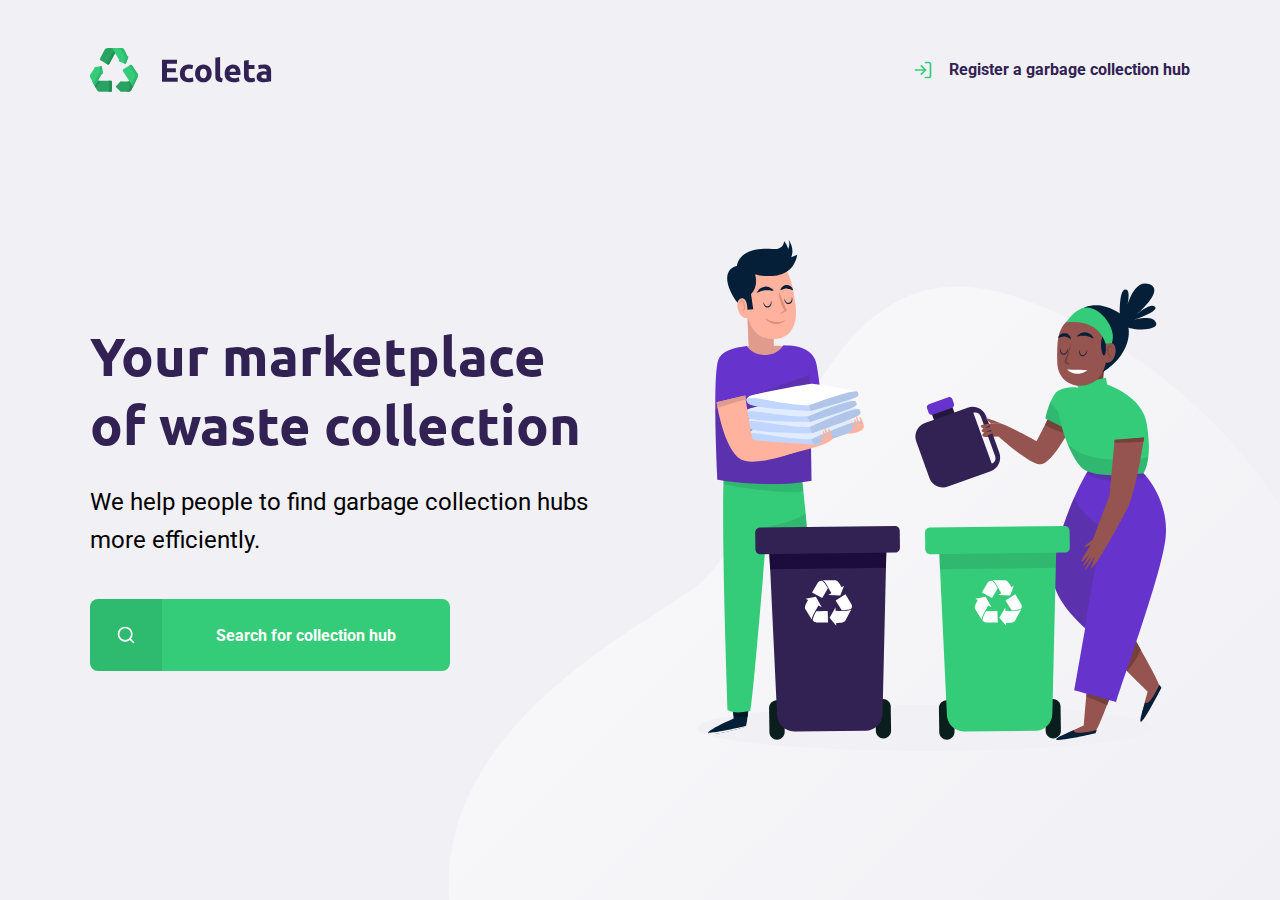
<file: index.html>
<!DOCTYPE html>
<html lang="en">

<head>
    <meta charset="UTF-8" />
    <meta name="viewport" content="width=device-width, initial-scale=1.0" />
    <title>Ecoleta</title>
    <link rel="stylesheet" href="styles/main.css" />
    <link rel="stylesheet" href="styles/home.css" />
    <link rel="stylesheet" href="styles/modal.css">
    <link rel="stylesheet" href="styles/responsive.css" />
</head>

<body>
    <div id="home-page">
        <div class="content">
            <header>
                <img src="./images/logo.svg" alt="Logo" />
                <a href="create-point.html">
                    <span></span> Register a garbage collection hub</a>
            </header>

            <main>
                <h1 class="red">Your marketplace <br />of waste collection</h1>
                <p>
                    We help people to find garbage collection hubs <br />more efficiently.
                </p>

                <a href="#"><span></span> <strong>Search for collection hub</strong></a>
            </main>
        </div>
    </div>

    <!-- Modal - dialog box/popup window that is displayed on top of the current page: Open Modal. -->
    <div id="modal" class="hide">
        <div class="content">
            <div class="header">
                <h1>Collection hubs</h1>
                <a href="">Close</a>
            </div>
            <form action="./search-results.html">
                <label for="search">City</label>
                <div class="search field">
                    <input type="text" name="search" placeholder="Search a
                            city">
                    <button>
                            <img src="./images/search.svg" alt="search">
                        </button>
                </div>
            </form>
        </div>
    </div>


    <script src="./scripts/index.js"></script>
</body>

</html>
</file>
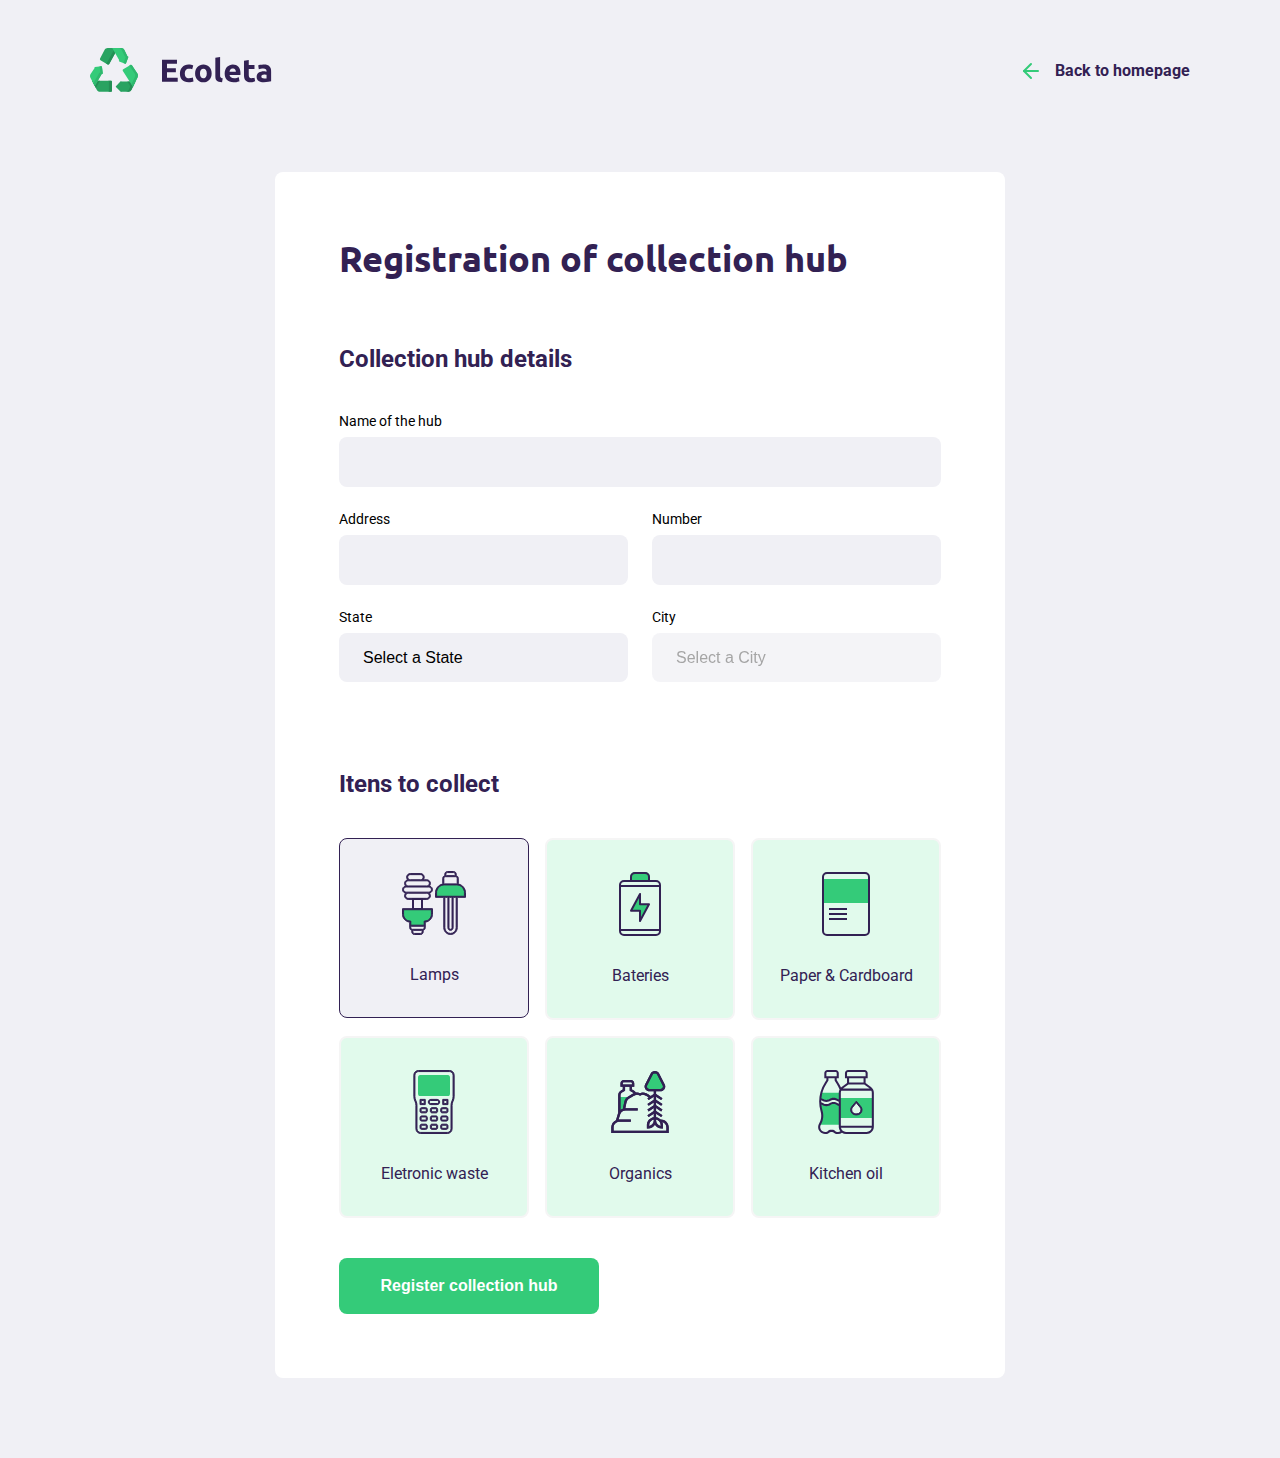
<file: create-point.html>
<!DOCTYPE html>
<html lang="en">

<head>
    <meta charset="UTF-8" />
    <meta name="viewport" content="width=device-width, initial-scale=1.0" />
    <title>Create a collection hub</title>
    <link rel="stylesheet" href="styles/main.css" />
    <link rel="stylesheet" href="styles/create-point.css" />
    <link rel="stylesheet" href="styles/responsive.css" />
</head>

<body>
    <div id="page-create-point">

        <header>
            <img src="./images/logo.svg" alt="Logo" />
            <a href="index.html">
                <span></span> Back to homepage</a>
        </header>

        <form action="">
            <h1>Registration of collection hub </h1>
            <fieldset>
                <legend>
                    <h2>Collection hub details</h2>
                </legend>

                <div class="field">
                    <label for="name">Name of the hub</label>
                    <input type="text" name="" required>
                </div>

                <div class="field-group">
                    <div class="field">
                        <label for="address">Address</label>
                        <input type="text" type="address" required>
                    </div>
                    <div class="field">
                        <label for="number">Number</label>
                        <input type="text" type="number" required>
                    </div>
                </div>
                <div class="field-group">
                    <div class="field">
                        <label for="state">State</label>
                        <select name="uf">
                                <option value="">Select a State</option>
                            </select>

                        <!-- It will make the state ID be hidden, instead, it will show "state" in the search bar on the browser. -->
                        <input type="hidden" name="state" required>
                    </div>

                    <div class="field">
                        <label for="city">City</label>
                        <select name="city" disabled required>
                                <option value="">Select a City</option>
                            </select>
                    </div>

                </div>
            </fieldset>



            <fieldset id=fieldset-two>

                <legend>
                    <h2>Itens to collect</h2>
                </legend>

                <div class="items-grid">
                    <li data-id="1" class="selected">
                        <img src="./images/lampadas.svg" alt="Lamps">
                        <span>Lamps</span>
                    </li>
                </div>

                <div class="items-grid">
                    <li data-id="2">
                        <img src="./images/baterias.svg" alt="Bateries">
                        <span>Bateries</span>
                    </li>
                </div>

                <div class="items-grid">
                    <li data-id="3">
                        <img src="./images/papeis-papelao.svg" alt="Paper&Cardboard">
                        <span>Paper & Cardboard</span>
                    </li>
                </div>

                <div class="items-grid">
                    <li data-id="4">
                        <img src="./images/eletronicos.svg" alt="Eletronic
                                waste">
                        <span>Eletronic waste</span>
                    </li>
                </div>

                <div class="items-grid">
                    <li data-id="5">
                        <img src="./images/organicos.svg" alt="Organics">
                        <span>Organics</span>
                    </li>
                </div>

                <div class="items-grid">
                    <li data-id="6">
                        <img src="./images/oleo.svg" alt="Oil">
                        <span>Kitchen oil</span>
                    </li>
                </div>


            </fieldset>

            <button type="submit">Register collection hub</button>
        </form>

    </div>

    <script src="./scripts/create-point.js"></script>
</body>

</html>
</file>
<file: styles/main.css>
@import url("https://fonts.googleapis.com/css2?family=Roboto&family=Ubuntu:wght@500&display=swap");
:root {
    --title-color: #322153;
    --primary-color: #34cb79;
}

* {
    margin: 0;
    padding: 0;
}

html {
    font-family: "Roboto", sans-serif;
}

body {
    background: #f0f0f5;
    -webkit-font-smoothing: antialiased;
}

a {
    text-decoration: none;
}

h1,
h1,
h3,
h4,
h5,
h6 {
    --title-color: #322153;
    font-family: "Ubuntu", sans-serif;
}
</file>
<file: styles/home.css>
#home-page {
    height: 100vh;
    background: url(../images/home-background.svg) no-repeat;
    /* 35vw = position x, while bottom is = position y */
    background-position: 35vw bottom;
}

#home-page .content {
    width: 90%;
    max-width: 1100px;
    height: 100%;
    margin: 0 auto;
    display: flex;
    flex-direction: column;
}

#home-page header {
    margin-top: 48px;
    display: flex;
    align-items: center;
    justify-content: space-between;
}

#home-page header a {
    display: flex;
    color: var(--title-color);
    font-weight: 700;
}

#home-page header a span {
    margin-right: 16px;
    display: flex;
    background-image: url(../images/log-in.svg);
    width: 20px;
    height: 20px;
}

#home-page main {
    max-width: 560px;
    flex: 1;
    display: flex;
    flex-direction: column;
    justify-content: center;
}

#home-page h1 {
    font-size: 54px;
    color: var(--title-color);
}

#home-page main p {
    font-size: 24px;
    line-height: 38px;
    margin-top: 24px;
}

#home-page main a {
    width: 100%;
    max-width: 360px;
    height: 72px;
    border-radius: 8px;
    display: flex;
    align-items: center;
    margin-top: 40px;
    background-color: var(--primary-color);
    transition: 400ms;
}

#home-page main a:hover {
    background-color: #2fb86e;
}


/* Always set width, height and display for an "span" element in order to "appear". */

#home-page main a span {
    width: 72px;
    height: 72px;
    border-top-left-radius: 8px;
    border-bottom-left-radius: 8px;
    background-color: rgba(0, 0, 0, 0.08);
    display: flex;
    align-items: center;
    justify-content: center;
}

#home-page main a span::after {
    content: "";
    background-image: url(../images/search.svg);
    width: 20px;
    height: 20px;
}


/* flex 1 will make the strong element take up all the space inside its line */

#home-page main a strong {
    color: #ffffff;
    flex: 1;
    text-align: center;
}
</file>
<file: styles/modal.css>
#modal {
    background-color: #0E0A14ef;
    height: 100vh;
    width: 100vw;
    position: fixed;
    top: 0;
    display: flex;
    justify-content: center;
    align-items: center;
    transition: 400ms;
}

#modal.hide {
    display: none;
}

#modal .content {
    color: #ffffff;
    width: 420px;
}

#modal .header {
    display: flex;
    justify-content: space-between;
    align-items: center;
}

#modal .header a {
    background-image: url("../images/x.svg");
    width: 20px;
    height: 20px;
    display: flex;
    /* keep the text "close" for accessibility reason, however, make it very small so the users can't see it, but screen readers do. */
    font-size: 0.01px;
}

#modal .header h1 {
    color: #ffffff;
    font-size: 36px;
    line-height: 92px;
}

#modal form label {
    font-size: 14px;
    line-height: 16px;
    display: block;
    margin-bottom: 8px;
}

#modal form .field {
    display: flex;
}


/* Flex:1 will fill the entire space of the parent container */

#modal form input {
    flex: 1;
    background-color: #f0f0f5;
    border-radius: 8px 0 0 8px;
    border: 0;
    padding: 16px 24px;
    font-size: 16px;
    color: #6c6c80;
}

#modal form button {
    height: 72px;
    width: 72px;
    background-color: var(--primary-color);
    border: 0;
    border-radius: 0 8px 8px 0;
}

#modal form button:hover {
    background-color: #2fb85e;
}
</file>
<file: styles/responsive.css>
@media (max-width: 500px) {
    #page-search-results .cards {
        grid-template-columns: 1fr;
    }
    #page-search-results .cards img {
        height: 210px;
    }
}

@media (max-width: 900px) {
    #home-page {
        background-position-x: 70vw;
    }
    #home-page .content {
        align-items: center;
        text-align: center;
    }
    #home-page header a {
        position: absolute;
        bottom: 48px;
        left: 50%;
        /* translateX(-50%)allows it finds the center of the element on the x position. */
        transform: translateX(-50%);
    }
    #home-page main {
        align-items: center;
    }
}

@media (min-width: 1700px) {
    #home-page {
        background-position-x: 40vw;
    }
}

@media (max-height: 760px) {
    #home-page {
        background-position-y: 200px;
    }
}
</file>
<file: styles/create-point.css>
#page-create-point {
    width: 90%;
    max-width: 1100px;
    /* set alignment to a box (outside alignment of a box) */
    margin: 0 auto;
}

#page-create-point header {
    margin-top: 48px;
    display: flex;
    justify-content: space-between;
    align-items: center;
}

#page-create-point header a {
    color: var(--title-color);
    font-weight: bold;
    display: flex;
    align-items: center;
}

#page-create-point header span {
    background-image: url(../images/arrow-left.svg);
    display: flex;
    width: 20px;
    height: 22px;
    margin-right: 16px;
}

form {
    background-color: #ffffff;
    margin: 80px auto;
    padding: 64px;
    border-radius: 8px;
    max-width: 730px;
    box-sizing: border-box;
}

form h1 {
    font-size: 36px;
    color: var(--title-color);
}

form fieldset {
    margin-top: 64px;
    border: 0;
}

form legend {
    margin-bottom: 40px;
}

form legend h2 {
    font-size: 24px;
    color: var(--title-color);
}

form .field {
    flex: 1;
    display: flex;
    flex-direction: column;
    margin-bottom: 24px;
}

form .field-group {
    display: flex;
}

form input,
form select {
    background-color: #f0f0f5;
    border: 0;
    padding: 16px 24px;
    font-size: 16px;
    border-radius: 8px;
    /* outline:none removes the line that outlines around the field the user are in */
    /* outline: none; */
}


/* Chrome sometimes doesn't display the properties set for "select", setting 'none', will reset all the browser default settings for it. */

form select {
    -webkit-appeareance: none;
    -moz-appeareance: none;
    appearance: none;
}

form label {
    font-size: 14px;
    margin-bottom: 8px;
}


/* It will apply the CSS property only to a "field" class that is followed by another "field" class.  */

form .field-group .field+.field {
    margin-left: 24px;
}

form button {
    width: 260px;
    height: 56px;
    background-color: var(--primary-color);
    border-radius: 8px;
    color: #ffffff;
    font-weight: bold;
    font-size: 16px;
    margin-top: 40px;
    border: 0;
    transition: background-color 400ms;
}

form button:hover {
    background-color: #2fb86e;
}

#fieldset-two {
    display: grid;
    grid-template-columns: 1fr 1fr 1fr;
    gap: 16px;
}

#fieldset-two li {
    background-color: #E1FAEC;
    list-style: none;
    border: 2px solid #f5f5f5;
    border-radius: 8px;
    height: 130px;
    padding: 32px 24px 16px;
    display: flex;
    flex-direction: column;
    align-items: center;
    justify-content: space-between;
    text-align: center;
    cursor: pointer;
}

.items-grid li span {
    margin-top: 12px;
    flex: 1;
    display: flex;
    align-items: center;
    color: var(--title-color);
}

#fieldset-two li.selected {
    background: #f0f0f5;
    border: 1px solid var(--title-color);
}

#fieldset-two li img,
#fieldset-two li span {
    pointer-events: none;
}
</file>
